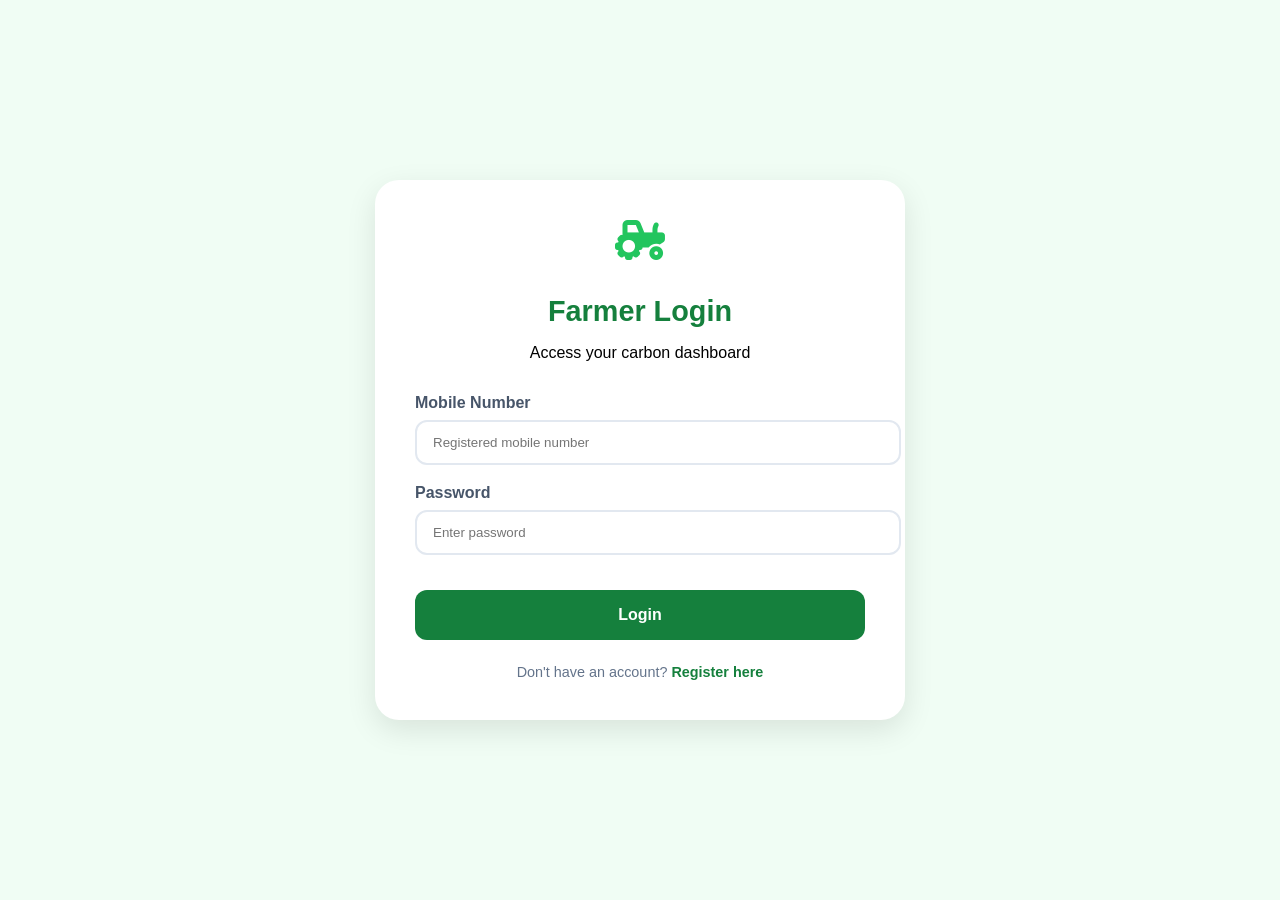
<file: templates/carbonaid/farmer_login.html>
<!DOCTYPE html>
<html lang="en">
<head>
    <meta charset="UTF-8">
    <meta name="viewport" content="width=device-width, initial-scale=1.0">
    <title>Farmer Login | CarbonAid</title>
    <link rel="stylesheet" href="https://cdnjs.cloudflare.com/ajax/libs/font-awesome/6.0.0/css/all.min.css">
    <style>
        :root { --primary: #15803d; --accent: #22c55e; --light: #f0fdf4; }
        body { font-family: 'Inter', sans-serif; background: var(--light); display: flex; align-items: center; justify-content: center; min-height: 100vh; margin: 0; }
        .auth-card { background: white; padding: 2.5rem; border-radius: 1.5rem; box-shadow: 0 10px 30px rgba(0,0,0,0.1); width: 100%; max-width: 450px; }
        .auth-header { text-align: center; margin-bottom: 2rem; }
        .auth-header h1 { color: var(--primary); font-size: 1.8rem; margin-bottom: 0.5rem; }
        .form-group { margin-bottom: 1.2rem; }
        .form-group label { display: block; margin-bottom: 0.5rem; font-weight: 600; color: #475569; }
        .form-group input { width: 100%; padding: 0.8rem 1rem; border: 2px solid #e2e8f0; border-radius: 0.75rem; outline: none; transition: 0.3s; }
        .form-group input:focus { border-color: var(--primary); box-shadow: 0 0 0 4px rgba(21, 128, 61, 0.1); }
        .btn-submit { width: 100%; padding: 1rem; background: var(--primary); color: white; border: none; border-radius: 0.75rem; font-weight: 700; font-size: 1rem; cursor: pointer; transition: 0.3s; margin-top: 1rem; }
        .btn-submit:hover { background: #14532d; transform: translateY(-2px); }
        .auth-footer { text-align: center; margin-top: 1.5rem; color: #64748b; font-size: 0.9rem; }
        .auth-footer a { color: var(--primary); text-decoration: none; font-weight: 700; }
    </style>
</head>
<body>
    <div class="auth-card">
        <div class="auth-header">
            <i class="fas fa-tractor" style="font-size: 2.5rem; color: var(--accent); margin-bottom: 1rem;"></i>
            <h1>Farmer Login</h1>
            <p>Access your carbon dashboard</p>
        </div>
        <form id="loginForm">
            <div class="form-group">
                <label>Mobile Number</label>
                <input type="tel" id="mobile" placeholder="Registered mobile number" required>
            </div>
            <div class="form-group">
                <label>Password</label>
                <input type="password" id="password" placeholder="Enter password" required>
            </div>
            <button type="submit" class="btn-submit">Login</button>
        </form>
        <div class="auth-footer">
            Don't have an account? <a href="/carbonaid/farmer/register">Register here</a>
        </div>
    </div>

    <script>
        document.getElementById('loginForm').addEventListener('submit', async (e) => {
            e.preventDefault();
            const data = {
                mobile: document.getElementById('mobile').value,
                password: document.getElementById('password').value
            };

            try {
                const res = await fetch('/carbonaid/api/farmer/login', {
                    method: 'POST',
                    headers: { 'Content-Type': 'application/json' },
                    body: JSON.stringify(data)
                });
                const result = await res.json();
                if (result.success) {
                    window.location.href = result.redirect;
                } else {
                    alert(result.message);
                }
            } catch (err) {
                alert('An error occurred. Please try again.');
            }
        });
    </script>
</body>
</html>
</file>
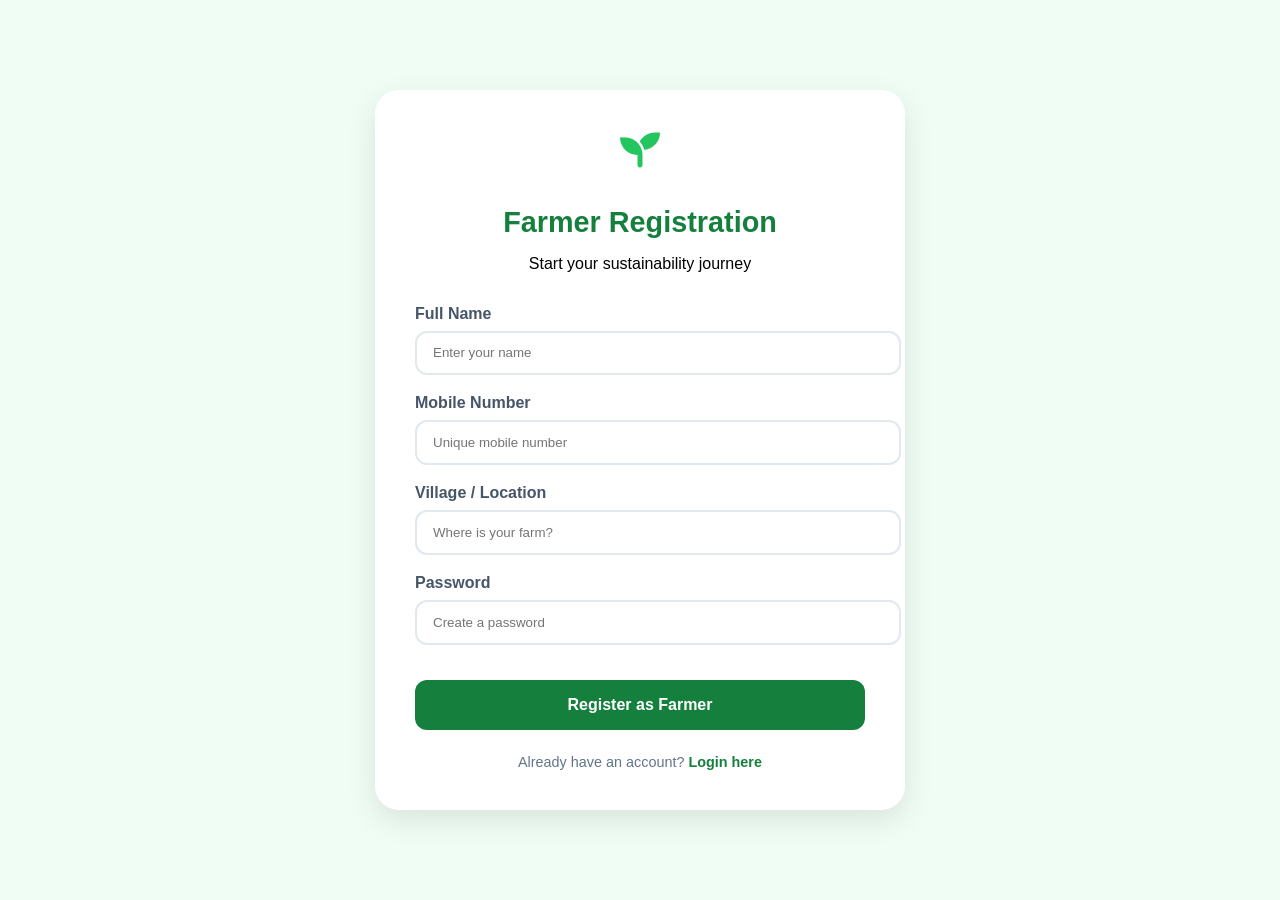
<file: templates/carbonaid/farmer_register.html>
<!DOCTYPE html>
<html lang="en">
<head>
    <meta charset="UTF-8">
    <meta name="viewport" content="width=device-width, initial-scale=1.0">
    <title>Farmer Registration | CarbonAid</title>
    <link rel="stylesheet" href="https://cdnjs.cloudflare.com/ajax/libs/font-awesome/6.0.0/css/all.min.css">
    <style>
        :root { --primary: #15803d; --accent: #22c55e; --light: #f0fdf4; }
        body { font-family: 'Inter', sans-serif; background: var(--light); display: flex; align-items: center; justify-content: center; min-height: 100vh; margin: 0; }
        .auth-card { background: white; padding: 2.5rem; border-radius: 1.5rem; box-shadow: 0 10px 30px rgba(0,0,0,0.1); width: 100%; max-width: 450px; }
        .auth-header { text-align: center; margin-bottom: 2rem; }
        .auth-header h1 { color: var(--primary); font-size: 1.8rem; margin-bottom: 0.5rem; }
        .form-group { margin-bottom: 1.2rem; }
        .form-group label { display: block; margin-bottom: 0.5rem; font-weight: 600; color: #475569; }
        .form-group input { width: 100%; padding: 0.8rem 1rem; border: 2px solid #e2e8f0; border-radius: 0.75rem; outline: none; transition: 0.3s; }
        .form-group input:focus { border-color: var(--primary); box-shadow: 0 0 0 4px rgba(21, 128, 61, 0.1); }
        .btn-submit { width: 100%; padding: 1rem; background: var(--primary); color: white; border: none; border-radius: 0.75rem; font-weight: 700; font-size: 1rem; cursor: pointer; transition: 0.3s; margin-top: 1rem; }
        .btn-submit:hover { background: #14532d; transform: translateY(-2px); }
        .auth-footer { text-align: center; margin-top: 1.5rem; color: #64748b; font-size: 0.9rem; }
        .auth-footer a { color: var(--primary); text-decoration: none; font-weight: 700; }
    </style>
</head>
<body>
    <div class="auth-card">
        <div class="auth-header">
            <i class="fas fa-seedling" style="font-size: 2.5rem; color: var(--accent); margin-bottom: 1rem;"></i>
            <h1>Farmer Registration</h1>
            <p>Start your sustainability journey</p>
        </div>
        <form id="registerForm">
            <div class="form-group">
                <label>Full Name</label>
                <input type="text" id="name" placeholder="Enter your name" required>
            </div>
            <div class="form-group">
                <label>Mobile Number</label>
                <input type="tel" id="mobile" placeholder="Unique mobile number" required>
            </div>
            <div class="form-group">
                <label>Village / Location</label>
                <input type="text" id="location" placeholder="Where is your farm?" required>
            </div>
            <div class="form-group">
                <label>Password</label>
                <input type="password" id="password" placeholder="Create a password" required>
            </div>
            <button type="submit" class="btn-submit">Register as Farmer</button>
        </form>
        <div class="auth-footer">
            Already have an account? <a href="/carbonaid/farmer/login">Login here</a>
        </div>
    </div>

    <script>
        document.getElementById('registerForm').addEventListener('submit', async (e) => {
            e.preventDefault();
            const data = {
                name: document.getElementById('name').value,
                mobile: document.getElementById('mobile').value,
                location: document.getElementById('location').value,
                password: document.getElementById('password').value
            };

            try {
                const res = await fetch('/carbonaid/api/farmer/register', {
                    method: 'POST',
                    headers: { 'Content-Type': 'application/json' },
                    body: JSON.stringify(data)
                });
                const result = await res.json();
                if (result.success) {
                    alert('Registration successful! Please login.');
                    window.location.href = '/carbonaid/farmer/login';
                } else {
                    alert(result.message);
                }
            } catch (err) {
                alert('An error occurred. Please try again.');
            }
        });
    </script>
</body>
</html>
</file>
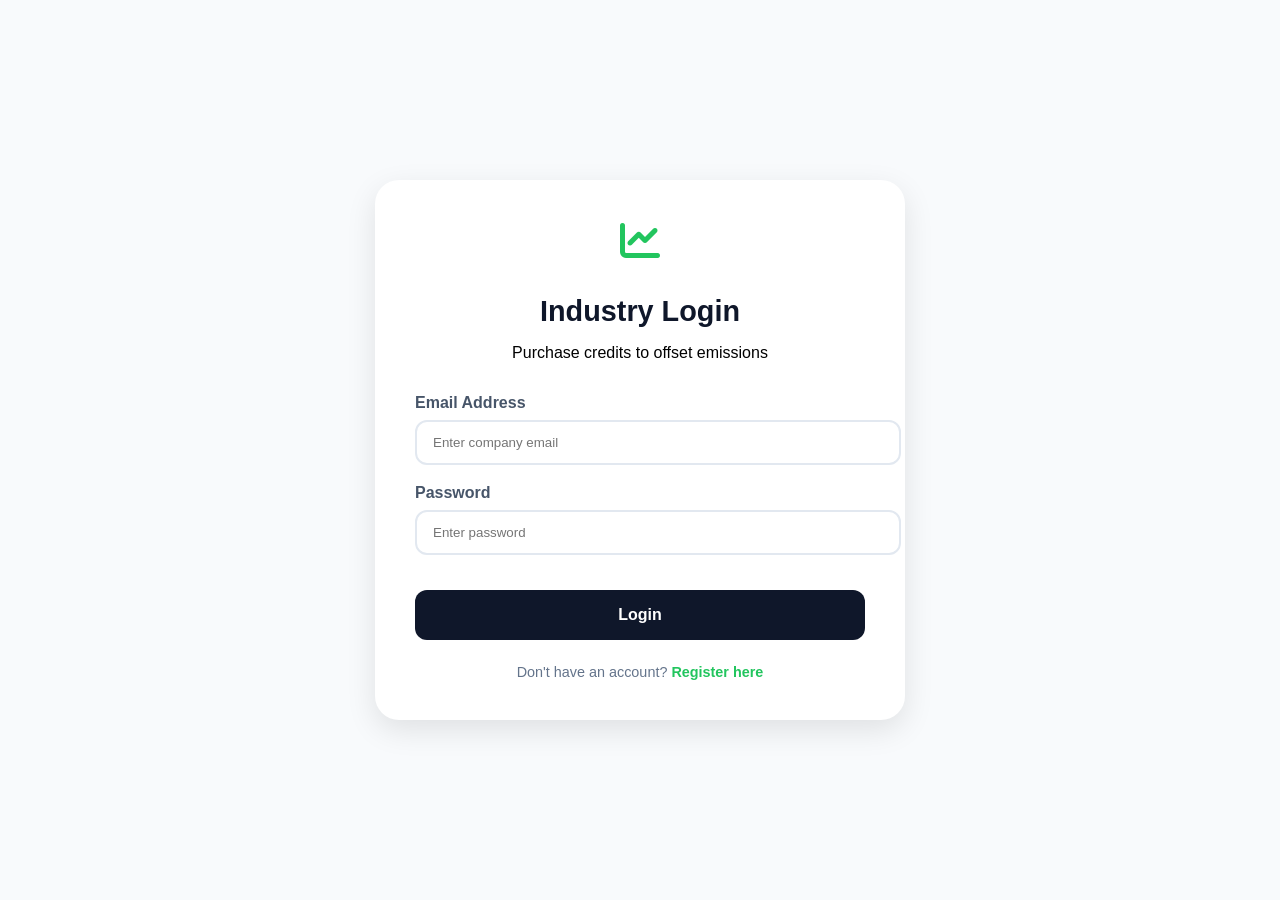
<file: templates/carbonaid/industry_login.html>
<!DOCTYPE html>
<html lang="en">
<head>
    <meta charset="UTF-8">
    <meta name="viewport" content="width=device-width, initial-scale=1.0">
    <title>Industry Login | CarbonAid</title>
    <link rel="stylesheet" href="https://cdnjs.cloudflare.com/ajax/libs/font-awesome/6.0.0/css/all.min.css">
    <style>
        :root { --primary: #0f172a; --accent: #22c55e; --light: #f8fafc; }
        body { font-family: 'Inter', sans-serif; background: var(--light); display: flex; align-items: center; justify-content: center; min-height: 100vh; margin: 0; }
        .auth-card { background: white; padding: 2.5rem; border-radius: 1.5rem; box-shadow: 0 10px 30px rgba(0,0,0,0.1); width: 100%; max-width: 450px; }
        .auth-header { text-align: center; margin-bottom: 2rem; }
        .auth-header h1 { color: var(--primary); font-size: 1.8rem; margin-bottom: 0.5rem; }
        .form-group { margin-bottom: 1.2rem; }
        .form-group label { display: block; margin-bottom: 0.5rem; font-weight: 600; color: #475569; }
        .form-group input { width: 100%; padding: 0.8rem 1rem; border: 2px solid #e2e8f0; border-radius: 0.75rem; outline: none; transition: 0.3s; }
        .form-group input:focus { border-color: var(--accent); box-shadow: 0 0 0 4px rgba(34, 197, 94, 0.1); }
        .btn-submit { width: 100%; padding: 1rem; background: var(--primary); color: white; border: none; border-radius: 0.75rem; font-weight: 700; font-size: 1rem; cursor: pointer; transition: 0.3s; margin-top: 1rem; }
        .btn-submit:hover { background: #1e293b; transform: translateY(-2px); }
        .auth-footer { text-align: center; margin-top: 1.5rem; color: #64748b; font-size: 0.9rem; }
        .auth-footer a { color: var(--accent); text-decoration: none; font-weight: 700; }
    </style>
</head>
<body>
    <div class="auth-card">
        <div class="auth-header">
            <i class="fas fa-chart-line" style="font-size: 2.5rem; color: var(--accent); margin-bottom: 1rem;"></i>
            <h1>Industry Login</h1>
            <p>Purchase credits to offset emissions</p>
        </div>
        <form id="loginForm">
            <div class="form-group">
                <label>Email Address</label>
                <input type="email" id="email" placeholder="Enter company email" required>
            </div>
            <div class="form-group">
                <label>Password</label>
                <input type="password" id="password" placeholder="Enter password" required>
            </div>
            <button type="submit" class="btn-submit">Login</button>
        </form>
        <div class="auth-footer">
            Don't have an account? <a href="/carbonaid/industry/register">Register here</a>
        </div>
    </div>

    <script>
        document.getElementById('loginForm').addEventListener('submit', async (e) => {
            e.preventDefault();
            const data = {
                email: document.getElementById('email').value,
                password: document.getElementById('password').value
            };

            try {
                const res = await fetch('/carbonaid/api/industry/login', {
                    method: 'POST',
                    headers: { 'Content-Type': 'application/json' },
                    body: JSON.stringify(data)
                });
                const result = await res.json();
                if (result.success) {
                    window.location.href = result.redirect;
                } else {
                    alert(result.message);
                }
            } catch (err) {
                alert('An error occurred. Please try again.');
            }
        });
    </script>
</body>
</html>
</file>
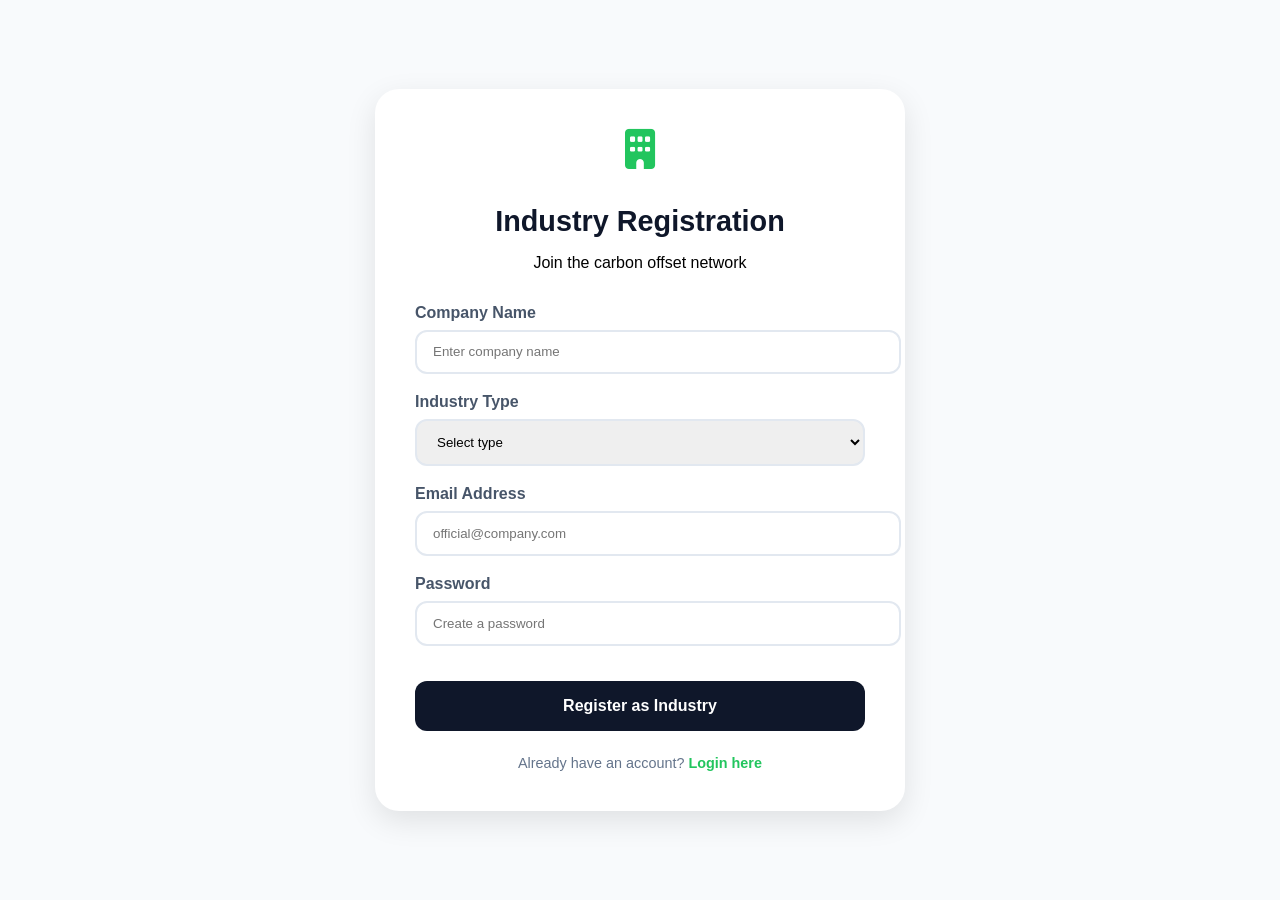
<file: templates/carbonaid/industry_register.html>
<!DOCTYPE html>
<html lang="en">
<head>
    <meta charset="UTF-8">
    <meta name="viewport" content="width=device-width, initial-scale=1.0">
    <title>Industry Registration | CarbonAid</title>
    <link rel="stylesheet" href="https://cdnjs.cloudflare.com/ajax/libs/font-awesome/6.0.0/css/all.min.css">
    <style>
        :root { --primary: #0f172a; --accent: #22c55e; --light: #f8fafc; }
        body { font-family: 'Inter', sans-serif; background: var(--light); display: flex; align-items: center; justify-content: center; min-height: 100vh; margin: 0; }
        .auth-card { background: white; padding: 2.5rem; border-radius: 1.5rem; box-shadow: 0 10px 30px rgba(0,0,0,0.1); width: 100%; max-width: 450px; }
        .auth-header { text-align: center; margin-bottom: 2rem; }
        .auth-header h1 { color: var(--primary); font-size: 1.8rem; margin-bottom: 0.5rem; }
        .form-group { margin-bottom: 1.2rem; }
        .form-group label { display: block; margin-bottom: 0.5rem; font-weight: 600; color: #475569; }
        .form-group input, .form-group select { width: 100%; padding: 0.8rem 1rem; border: 2px solid #e2e8f0; border-radius: 0.75rem; outline: none; transition: 0.3s; }
        .form-group input:focus { border-color: var(--accent); box-shadow: 0 0 0 4px rgba(34, 197, 94, 0.1); }
        .btn-submit { width: 100%; padding: 1rem; background: var(--primary); color: white; border: none; border-radius: 0.75rem; font-weight: 700; font-size: 1rem; cursor: pointer; transition: 0.3s; margin-top: 1rem; }
        .btn-submit:hover { background: #1e293b; transform: translateY(-2px); }
        .auth-footer { text-align: center; margin-top: 1.5rem; color: #64748b; font-size: 0.9rem; }
        .auth-footer a { color: var(--accent); text-decoration: none; font-weight: 700; }
    </style>
</head>
<body>
    <div class="auth-card">
        <div class="auth-header">
            <i class="fas fa-building" style="font-size: 2.5rem; color: var(--accent); margin-bottom: 1rem;"></i>
            <h1>Industry Registration</h1>
            <p>Join the carbon offset network</p>
        </div>
        <form id="registerForm">
            <div class="form-group">
                <label>Company Name</label>
                <input type="text" id="company_name" placeholder="Enter company name" required>
            </div>
            <div class="form-group">
                <label>Industry Type</label>
                <select id="industry_type" required>
                    <option value="">Select type</option>
                    <option value="Manufacturing">Manufacturing</option>
                    <option value="Energy">Energy</option>
                    <option value="Transport">Transport</option>
                    <option value="Tech">Tech</option>
                    <option value="Other">Other</option>
                </select>
            </div>
            <div class="form-group">
                <label>Email Address</label>
                <input type="email" id="email" placeholder="official@company.com" required>
            </div>
            <div class="form-group">
                <label>Password</label>
                <input type="password" id="password" placeholder="Create a password" required>
            </div>
            <button type="submit" class="btn-submit">Register as Industry</button>
        </form>
        <div class="auth-footer">
            Already have an account? <a href="/carbonaid/industry/login">Login here</a>
        </div>
    </div>

    <script>
        document.getElementById('registerForm').addEventListener('submit', async (e) => {
            e.preventDefault();
            const data = {
                company_name: document.getElementById('company_name').value,
                industry_type: document.getElementById('industry_type').value,
                email: document.getElementById('email').value,
                password: document.getElementById('password').value
            };

            try {
                const res = await fetch('/carbonaid/api/industry/register', {
                    method: 'POST',
                    headers: { 'Content-Type': 'application/json' },
                    body: JSON.stringify(data)
                });
                const result = await res.json();
                if (result.success) {
                    alert('Registration successful! Please login.');
                    window.location.href = '/carbonaid/industry/login';
                } else {
                    alert(result.message);
                }
            } catch (err) {
                alert('An error occurred. Please try again.');
            }
        });
    </script>
</body>
</html>
</file>
